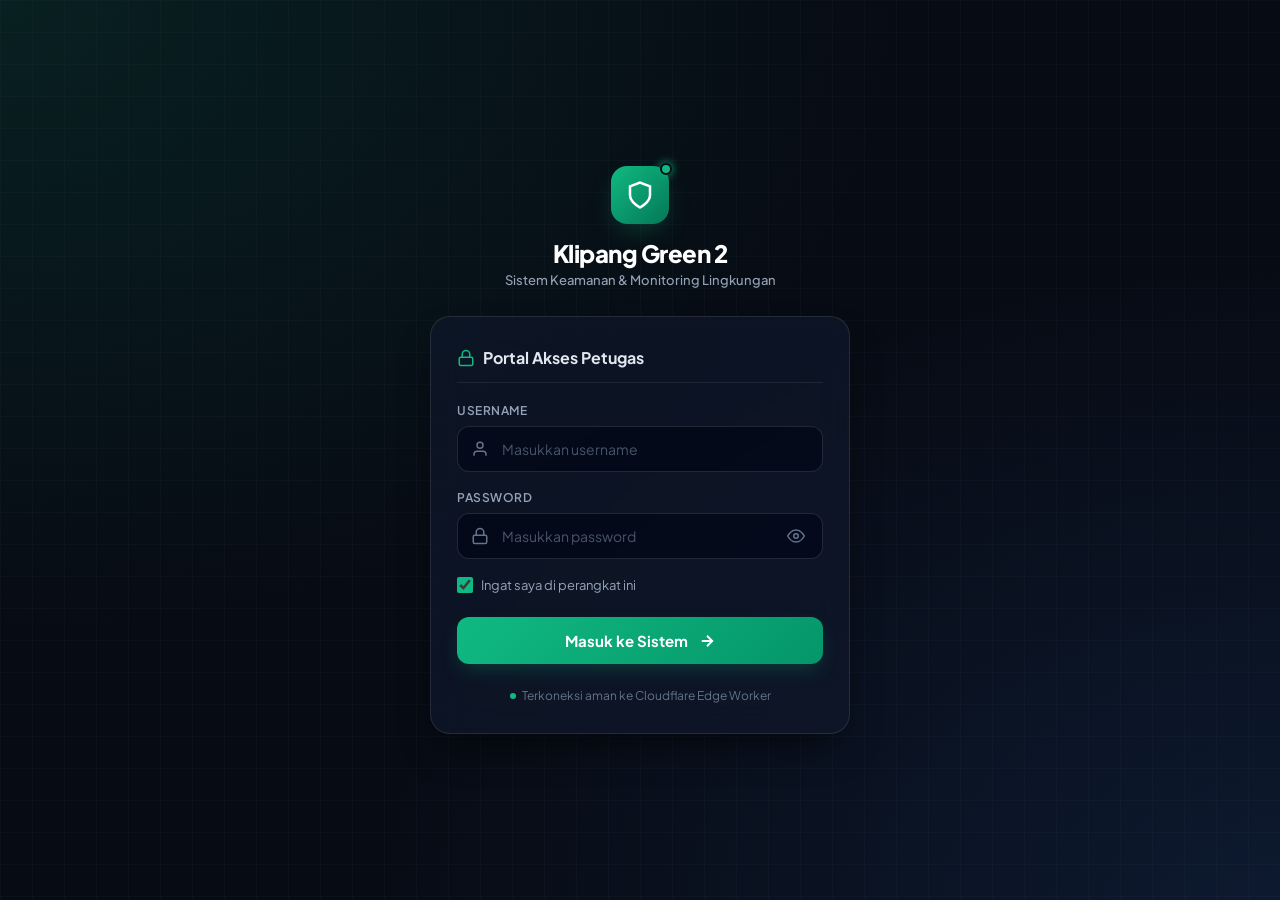
<file: index.html>
<!DOCTYPE html>
<html lang="id">
<head>
  <meta charset="UTF-8">
  <meta name="viewport" content="width=device-width, initial-scale=1.0, maximum-scale=1.0, user-scalable=no, viewport-fit=cover">
  <title>Login - Klipang Green 2 Monitor</title>

  <!-- Instant Session Check: Jika sudah login, langsung ke yayahay.html -->
  <script>
    (function() {
      try {
        var token = sessionStorage.getItem('kg2_auth_token') || localStorage.getItem('kg2_auth_token');
        if (token) {
          window.location.replace('yayahay.html');
        }
      } catch (e) {}
    })();
  </script>

  <!-- Fonts -->
  <link rel="preconnect" href="https://fonts.googleapis.com">
  <link rel="preconnect" href="https://fonts.gstatic.com" crossorigin>
  <link href="https://fonts.googleapis.com/css2?family=Plus+Jakarta+Sans:wght@400;500;600;700;800&family=JetBrains+Mono:wght@500;700&display=swap" rel="stylesheet">

  <style>
    :root {
      --bg-dark: #070b14;
      --card-bg: rgba(15, 23, 42, 0.75);
      --card-border: rgba(255, 255, 255, 0.1);
      --primary: #10b981;
      --primary-hover: #059669;
      --primary-glow: rgba(16, 185, 129, 0.25);
      --accent: #3b82f6;
      --danger: #ef4444;
      --danger-bg: rgba(239, 68, 68, 0.15);
      --danger-border: rgba(239, 68, 68, 0.35);
      --text-main: #f8fafc;
      --text-muted: #94a3b8;
      --input-bg: rgba(2, 6, 23, 0.7);
      --input-border: rgba(255, 255, 255, 0.12);
    }

    * {
      box-sizing: border-box;
      margin: 0;
      padding: 0;
      font-family: 'Plus Jakarta Sans', -apple-system, BlinkMacSystemFont, sans-serif;
      -webkit-tap-highlight-color: transparent;
    }

    body {
      background-color: var(--bg-dark);
      background-image: 
        radial-gradient(at 0% 0%, rgba(16, 185, 129, 0.12) 0px, transparent 50%),
        radial-gradient(at 100% 100%, rgba(59, 130, 246, 0.12) 0px, transparent 50%),
        linear-gradient(rgba(255, 255, 255, 0.02) 1px, transparent 1px),
        linear-gradient(90deg, rgba(255, 255, 255, 0.02) 1px, transparent 1px);
      background-size: 100% 100%, 100% 100%, 32px 32px, 32px 32px;
      color: var(--text-main);
      min-height: 100vh;
      display: flex;
      align-items: center;
      justify-content: center;
      padding: 20px;
    }

    .login-container {
      width: 100%;
      max-width: 420px;
    }

    .brand-header {
      text-align: center;
      margin-bottom: 28px;
    }

    .logo-badge {
      width: 58px;
      height: 58px;
      background: linear-gradient(135deg, #10b981 0%, #047857 100%);
      border-radius: 16px;
      display: inline-flex;
      align-items: center;
      justify-content: center;
      color: white;
      box-shadow: 0 10px 25px -5px var(--primary-glow);
      margin-bottom: 14px;
      position: relative;
    }

    .logo-badge svg {
      width: 30px;
      height: 30px;
    }

    .status-pulse {
      position: absolute;
      top: -3px;
      right: -3px;
      width: 12px;
      height: 12px;
      background: #10b981;
      border: 2px solid var(--bg-dark);
      border-radius: 50%;
      box-shadow: 0 0 10px #10b981;
      animation: pulse 2s infinite;
    }

    @keyframes pulse {
      0%, 100% { transform: scale(1); opacity: 1; }
      50% { transform: scale(1.2); opacity: 0.7; }
    }

    .brand-title {
      font-size: 24px;
      font-weight: 800;
      letter-spacing: -0.5px;
      color: #ffffff;
      margin-bottom: 4px;
    }

    .brand-subtitle {
      font-size: 13px;
      color: var(--text-muted);
      font-weight: 500;
    }

    .login-card {
      background: var(--card-bg);
      border: 1px solid var(--card-border);
      backdrop-filter: blur(16px);
      -webkit-backdrop-filter: blur(16px);
      border-radius: 20px;
      padding: 30px 26px;
      box-shadow: 0 20px 40px -15px rgba(0, 0, 0, 0.7);
    }

    .card-title {
      font-size: 16px;
      font-weight: 700;
      margin-bottom: 20px;
      display: flex;
      align-items: center;
      gap: 8px;
      color: #e2e8f0;
      padding-bottom: 14px;
      border-bottom: 1px solid rgba(255, 255, 255, 0.08);
    }

    .card-title svg {
      color: var(--primary);
    }

    .alert-box {
      background: var(--danger-bg);
      border: 1px solid var(--danger-border);
      color: #fca5a5;
      padding: 12px 14px;
      border-radius: 10px;
      font-size: 13px;
      margin-bottom: 20px;
      display: flex;
      align-items: flex-start;
      gap: 10px;
      line-height: 1.4;
      transition: all 0.2s ease;
    }

    .alert-box.hidden {
      display: none;
    }

    .alert-box.success {
      background: rgba(16, 185, 129, 0.15);
      border-color: rgba(16, 185, 129, 0.35);
      color: #6ee7b7;
    }

    .alert-box svg {
      flex-shrink: 0;
      width: 18px;
      height: 18px;
      margin-top: 1px;
    }

    .form-group {
      margin-bottom: 18px;
    }

    .form-label {
      display: block;
      font-size: 12px;
      font-weight: 600;
      color: var(--text-muted);
      margin-bottom: 8px;
      text-transform: uppercase;
      letter-spacing: 0.5px;
    }

    .input-wrapper {
      position: relative;
      display: flex;
      align-items: center;
    }

    .input-icon {
      position: absolute;
      left: 14px;
      color: #64748b;
      display: flex;
      align-items: center;
      pointer-events: none;
    }

    .input-wrapper input {
      width: 100%;
      background: var(--input-bg);
      border: 1px solid var(--input-border);
      border-radius: 12px;
      padding: 13px 44px 13px 44px;
      color: var(--text-main);
      font-size: 14px;
      outline: none;
      transition: all 0.2s ease;
    }

    .input-wrapper input:focus {
      border-color: var(--primary);
      box-shadow: 0 0 0 3px var(--primary-glow);
      background: rgba(15, 23, 42, 0.95);
    }

    .input-wrapper input::placeholder {
      color: #475569;
    }

    .btn-toggle-pass {
      position: absolute;
      right: 12px;
      background: transparent;
      border: none;
      color: #64748b;
      cursor: pointer;
      display: flex;
      align-items: center;
      padding: 6px;
      border-radius: 8px;
      transition: color 0.2s;
    }

    .btn-toggle-pass:hover {
      color: var(--text-main);
    }

    .form-options {
      display: flex;
      align-items: center;
      justify-content: space-between;
      margin-bottom: 24px;
      font-size: 13px;
    }

    .remember-label {
      display: flex;
      align-items: center;
      gap: 8px;
      cursor: pointer;
      color: var(--text-muted);
      user-select: none;
    }

    .remember-label input[type="checkbox"] {
      accent-color: var(--primary);
      width: 16px;
      height: 16px;
      cursor: pointer;
    }

    .btn-submit {
      width: 100%;
      background: linear-gradient(135deg, #10b981 0%, #059669 100%);
      color: white;
      border: none;
      border-radius: 12px;
      padding: 14px;
      font-size: 15px;
      font-weight: 700;
      cursor: pointer;
      display: flex;
      align-items: center;
      justify-content: center;
      gap: 10px;
      box-shadow: 0 8px 20px -4px var(--primary-glow);
      transition: all 0.2s ease;
    }

    .btn-submit:hover:not(:disabled) {
      transform: translateY(-1px);
      box-shadow: 0 12px 24px -4px rgba(16, 185, 129, 0.4);
    }

    .btn-submit:active:not(:disabled) {
      transform: translateY(0);
    }

    .btn-submit:disabled {
      opacity: 0.65;
      cursor: not-allowed;
      filter: grayscale(30%);
    }

    .spinner {
      width: 18px;
      height: 18px;
      border: 2.5px solid rgba(255, 255, 255, 0.3);
      border-top-color: #ffffff;
      border-radius: 50%;
      animation: spin 0.7s linear infinite;
      display: none;
    }

    .btn-submit.loading .spinner {
      display: block;
    }

    .btn-submit.loading .btn-text,
    .btn-submit.loading svg:not(.spinner) {
      display: none;
    }

    @keyframes spin {
      to { transform: rotate(360deg); }
    }

    .card-footer {
      margin-top: 24px;
      text-align: center;
      font-size: 12px;
      color: #64748b;
      display: flex;
      align-items: center;
      justify-content: center;
      gap: 6px;
    }

    .footer-dot {
      display: inline-block;
      width: 6px;
      height: 6px;
      background: #10b981;
      border-radius: 50%;
    }

    /* Shake animation saat error */
    .shake {
      animation: shake 0.4s ease-in-out;
    }

    @keyframes shake {
      0%, 100% { transform: translateX(0); }
      20%, 60% { transform: translateX(-6px); }
      40%, 80% { transform: translateX(6px); }
    }
  </style>
</head>
<body>

  <div class="login-container">
    
    <!-- Header Brand -->
    <div class="brand-header">
      <div class="logo-badge">
        <svg viewBox="0 0 24 24" fill="none" stroke="currentColor" stroke-width="2">
          <path d="M12 22s8-4 8-10V5l-8-3-8 3v7c0 6 8 10 8 10z"/>
        </svg>
        <span class="status-pulse"></span>
      </div>
      <h1 class="brand-title">Klipang Green 2</h1>
      <p class="brand-subtitle">Sistem Keamanan & Monitoring Lingkungan</p>
    </div>

    <!-- Login Card -->
    <div class="login-card" id="loginCard">
      <div class="card-title">
        <svg viewBox="0 0 24 24" width="18" height="18" fill="none" stroke="currentColor" stroke-width="2">
          <rect x="3" y="11" width="18" height="11" rx="2" ry="2"></rect>
          <path d="M7 11V7a5 5 0 0 1 10 0v4"></path>
        </svg>
        <span>Portal Akses Petugas</span>
      </div>

      <!-- Alert Notification -->
      <div id="loginAlert" class="alert-box hidden" role="alert">
        <svg viewBox="0 0 24 24" fill="none" stroke="currentColor" stroke-width="2">
          <circle cx="12" cy="12" r="10"></circle>
          <line x1="12" y1="8" x2="12" y2="12"></line>
          <line x1="12" y1="16" x2="12.01" y2="16"></line>
        </svg>
        <span id="alertText">Username atau password salah!</span>
      </div>

      <!-- Form -->
      <form id="loginForm" autocomplete="on">
        
        <div class="form-group">
          <label class="form-label" for="username">Username</label>
          <div class="input-wrapper">
            <span class="input-icon">
              <svg viewBox="0 0 24 24" width="18" height="18" fill="none" stroke="currentColor" stroke-width="2">
                <path d="M20 21v-2a4 4 0 0 0-4-4H8a4 4 0 0 0-4 4v2"></path>
                <circle cx="12" cy="7" r="4"></circle>
              </svg>
            </span>
            <input 
              type="text" 
              id="username" 
              name="username" 
              placeholder="Masukkan username" 
              required 
              autocapitalize="none"
              autocomplete="username"
            >
          </div>
        </div>

        <div class="form-group">
          <label class="form-label" for="password">Password</label>
          <div class="input-wrapper">
            <span class="input-icon">
              <svg viewBox="0 0 24 24" width="18" height="18" fill="none" stroke="currentColor" stroke-width="2">
                <rect x="3" y="11" width="18" height="11" rx="2" ry="2"></rect>
                <path d="M7 11V7a5 5 0 0 1 10 0v4"></path>
              </svg>
            </span>
            <input 
              type="password" 
              id="password" 
              name="password" 
              placeholder="Masukkan password" 
              required
              autocomplete="current-password"
            >
            <button type="button" class="btn-toggle-pass" id="btnTogglePass" title="Tampilkan/Sembunyikan Password" aria-label="Toggle Password">
              <svg id="eyeIcon" viewBox="0 0 24 24" width="18" height="18" fill="none" stroke="currentColor" stroke-width="2">
                <path d="M1 12s4-8 11-8 11 8 11 8-4 8-11 8-11-8-11-8z"></path>
                <circle cx="12" cy="12" r="3"></circle>
              </svg>
            </button>
          </div>
        </div>

        <div class="form-options">
          <label class="remember-label">
            <input type="checkbox" id="rememberMe" checked>
            <span>Ingat saya di perangkat ini</span>
          </label>
        </div>

        <button type="submit" class="btn-submit" id="btnLogin">
          <div class="spinner"></div>
          <span class="btn-text">Masuk ke Sistem</span>
          <svg viewBox="0 0 24 24" width="18" height="18" fill="none" stroke="currentColor" stroke-width="2.5">
            <line x1="5" y1="12" x2="19" y2="12"></line>
            <polyline points="12 5 19 12 12 19"></polyline>
          </svg>
        </button>

      </form>

      <div class="card-footer">
        <span class="footer-dot"></span>
        <span>Terkoneksi aman ke Cloudflare Edge Worker</span>
      </div>

    </div>

  </div>

  <script>
    // Konfigurasi Endpoint Worker Cloudflare
    const AUTH_ENDPOINT = 'https://summer-rt9.demigod1337.workers.dev/auth';

    const loginForm = document.getElementById('loginForm');
    const loginCard = document.getElementById('loginCard');
    const usernameInput = document.getElementById('username');
    const passwordInput = document.getElementById('password');
    const rememberMeCheckbox = document.getElementById('rememberMe');
    const btnLogin = document.getElementById('btnLogin');
    const btnTogglePass = document.getElementById('btnTogglePass');
    const eyeIcon = document.getElementById('eyeIcon');
    const loginAlert = document.getElementById('loginAlert');
    const alertText = document.getElementById('alertText');

    // Toggle Tampilkan / Sembunyikan Password
    btnTogglePass.addEventListener('click', () => {
      const isPass = passwordInput.getAttribute('type') === 'password';
      passwordInput.setAttribute('type', isPass ? 'text' : 'password');
      if (isPass) {
        eyeIcon.innerHTML = `
          <path d="M17.94 17.94A10.07 10.07 0 0 1 12 20c-7 0-11-8-11-8a18.45 18.45 0 0 1 5.06-5.94M9.9 4.24A9.12 9.12 0 0 1 12 4c7 0 11 8 11 8a18.5 18.5 0 0 1-2.16 3.19m-6.72-1.07a3 3 0 1 1-4.24-4.24"></path>
          <line x1="1" y1="1" x2="23" y2="23"></line>
        `;
      } else {
        eyeIcon.innerHTML = `
          <path d="M1 12s4-8 11-8 11 8 11 8-4 8-11 8-11-8-11-8z"></path>
          <circle cx="12" cy="12" r="3"></circle>
        `;
      }
    });

    function showAlert(msg, isSuccess = false) {
      alertText.textContent = msg;
      loginAlert.className = isSuccess ? 'alert-box success' : 'alert-box';
      loginAlert.classList.remove('hidden');

      if (!isSuccess) {
        loginCard.classList.remove('shake');
        void loginCard.offsetWidth; // Trigger reflow
        loginCard.classList.add('shake');
      }
    }

    function hideAlert() {
      loginAlert.classList.add('hidden');
    }

    // Submit Handler
    loginForm.addEventListener('submit', async (e) => {
      e.preventDefault();
      hideAlert();

      const username = usernameInput.value.trim();
      const password = passwordInput.value;

      if (!username || !password) {
        showAlert('Silakan masukkan username dan password.');
        return;
      }

      // Set Loading State
      btnLogin.disabled = true;
      btnLogin.classList.add('loading');

      try {
        const response = await fetch(AUTH_ENDPOINT, {
          method: 'POST',
          headers: {
            'Content-Type': 'application/json'
          },
          body: JSON.stringify({ username, password })
        });

        const data = await response.json().catch(() => ({}));

        if (response.ok && data.ok) {
          showAlert('Login berhasil! Mengalihkan...', true);

          // Simpan Token Sesi
          const storage = rememberMeCheckbox.checked ? localStorage : sessionStorage;
          storage.setItem('kg2_auth_token', data.token || 'authenticated');
          storage.setItem('kg2_auth_user', data.user || username);

          // Jika pilih simpan di salah satu, bersihkan storage satunya agar rapi
          if (rememberMeCheckbox.checked) {
            sessionStorage.removeItem('kg2_auth_token');
          } else {
            localStorage.removeItem('kg2_auth_token');
          }

          // Alihkan ke yayahay.html
          setTimeout(() => {
            window.location.replace('yayahay.html');
          }, 400);

        } else {
          const errMsg = data.message || (response.status === 401 
            ? 'Username atau password salah!' 
            : 'Gagal melakukan verifikasi akun.');
          showAlert(errMsg);
          passwordInput.value = '';
          passwordInput.focus();
        }

      } catch (err) {
        console.error('Auth request error:', err);
        showAlert('Gagal terhubung ke server Cloudflare. Pastikan koneksi internet aktif.');
      } finally {
        btnLogin.disabled = false;
        btnLogin.classList.remove('loading');
      }
    });
  </script>

</body>
</html>
</file>
